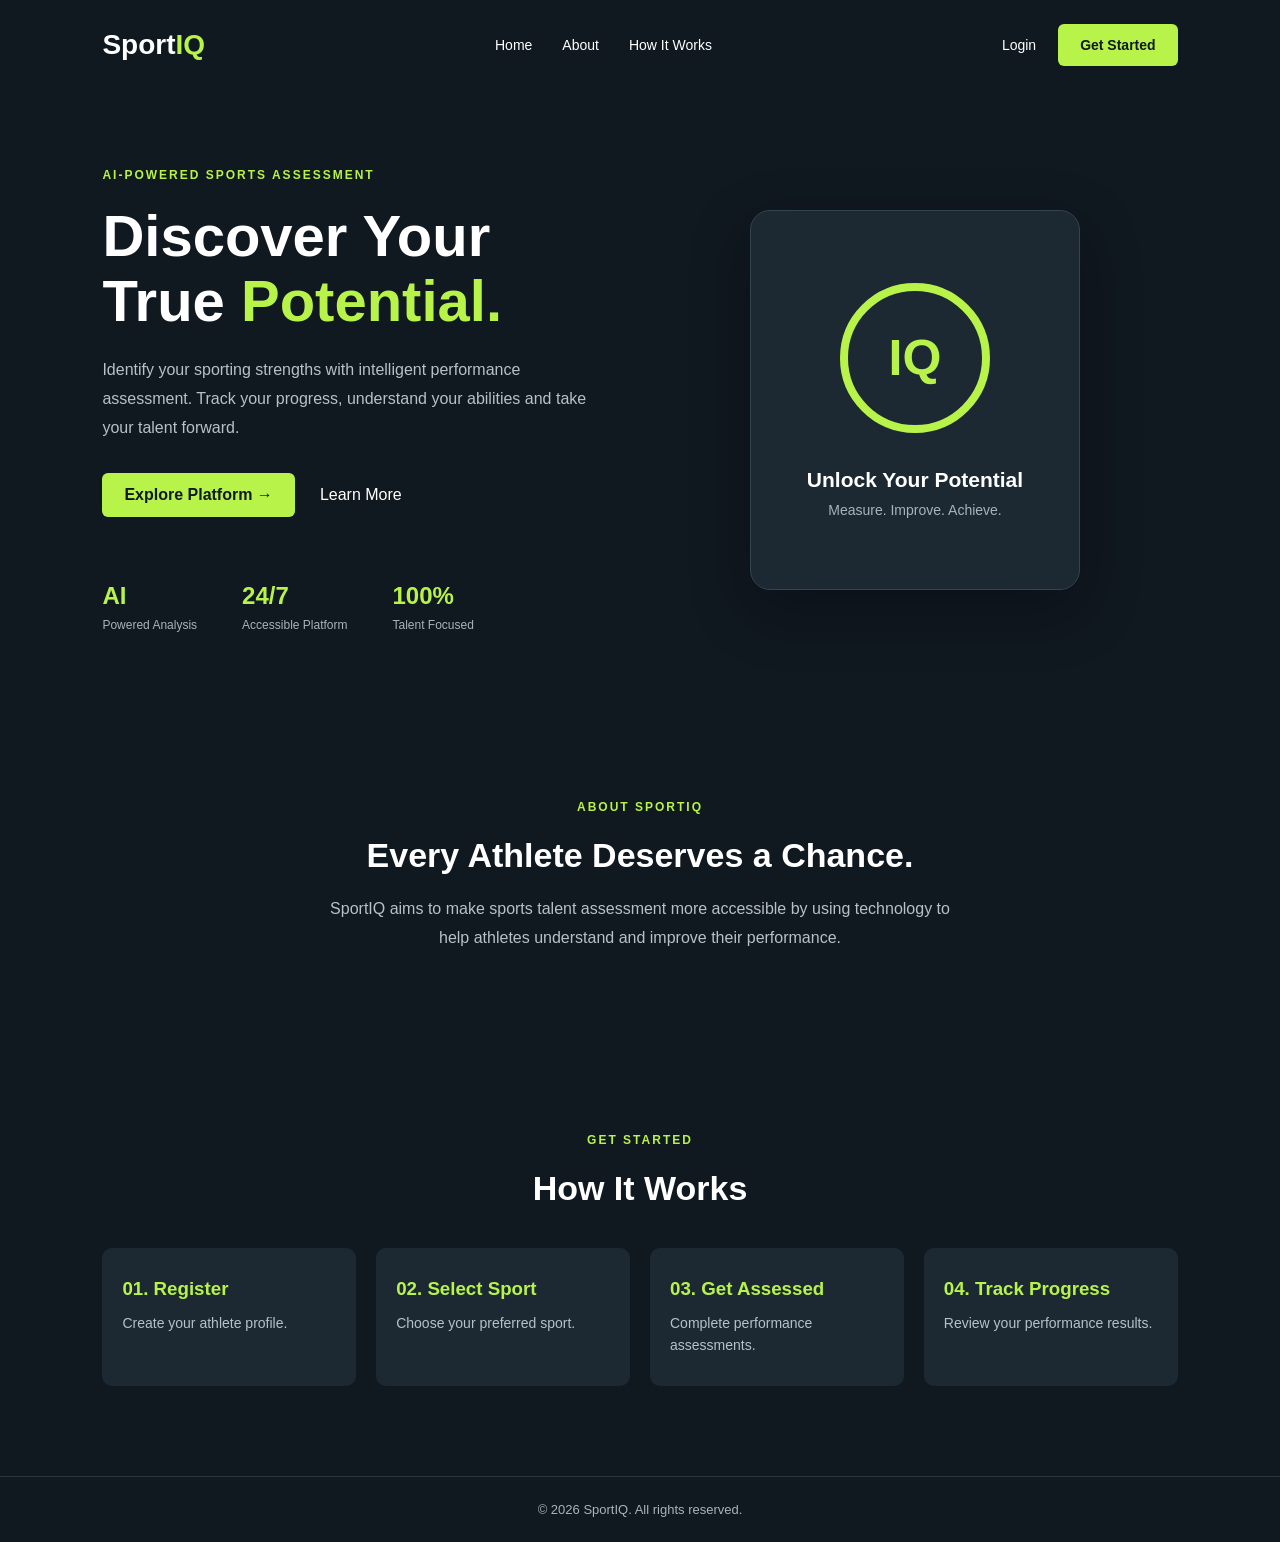
<file: frontend/index.html>
<!DOCTYPE html>
<html lang="en">
<head>
    <meta charset="UTF-8">
    <meta name="viewport" content="width=device-width, initial-scale=1.0">
    <title>SportIQ | Sports Talent Assessment</title>

    <!-- Connect CSS -->
    <link rel="stylesheet" href="css/style.css">
</head>

<body>

    <!-- Navbar -->
    <header class="navbar">
        <div class="logo">Sport<span>IQ</span></div>

        <nav>
            <a href="index.html">Home</a>
            <a href="#about">About</a>
            <a href="#how-it-works">How It Works</a>
        </nav>

        <div class="nav-buttons">
            <a href="login.html" class="login-btn">Login</a>
            <a href="register.html" class="register-btn">Get Started</a>
        </div>
    </header>

    <!-- Hero Section -->
    <section class="hero">

        <div class="hero-content">
            <p class="tagline">AI-POWERED SPORTS ASSESSMENT</p>

            <h1>
                Discover Your <br>
                True <span>Potential.</span>
            </h1>

            <p class="description">
                Identify your sporting strengths with intelligent
                performance assessment. Track your progress,
                understand your abilities and take your talent forward.
            </p>

            <div class="hero-buttons">
                <a href="register.html" class="primary-btn">
                    Explore Platform →
                </a>

                <a href="#how-it-works" class="secondary-btn">
                    Learn More
                </a>
            </div>

            <div class="stats">
                <div>
                    <h3>AI</h3>
                    <p>Powered Analysis</p>
                </div>

                <div>
                    <h3>24/7</h3>
                    <p>Accessible Platform</p>
                </div>

                <div>
                    <h3>100%</h3>
                    <p>Talent Focused</p>
                </div>
            </div>
        </div>

        <!-- Visual Card -->
        <div class="hero-visual">
            <div class="visual-card">
                <div class="circle">
                    <span>IQ</span>
                </div>

                <h2>Unlock Your Potential</h2>
                <p>Measure. Improve. Achieve.</p>
            </div>
        </div>

    </section>

    <!-- About Section -->
    <section class="about" id="about">
        <p class="tagline">ABOUT SPORTIQ</p>
        <h2>Every Athlete Deserves a Chance.</h2>
        <p>
            SportIQ aims to make sports talent assessment more
            accessible by using technology to help athletes
            understand and improve their performance.
        </p>
    </section>

    <!-- How It Works Section -->
    <section class="how-it-works" id="how-it-works">
        <p class="tagline">GET STARTED</p>
        <h2>How It Works</h2>

        <div class="steps">
            <div class="step">
                <h3>01. Register</h3>
                <p>Create your athlete profile.</p>
            </div>

            <div class="step">
                <h3>02. Select Sport</h3>
                <p>Choose your preferred sport.</p>
            </div>

            <div class="step">
                <h3>03. Get Assessed</h3>
                <p>Complete performance assessments.</p>
            </div>

            <div class="step">
                <h3>04. Track Progress</h3>
                <p>Review your performance results.</p>
            </div>
        </div>
    </section>

    <!-- Footer -->
    <footer>
        <p>© 2026 SportIQ. All rights reserved.</p>
    </footer>

</body>
</html>
</file>
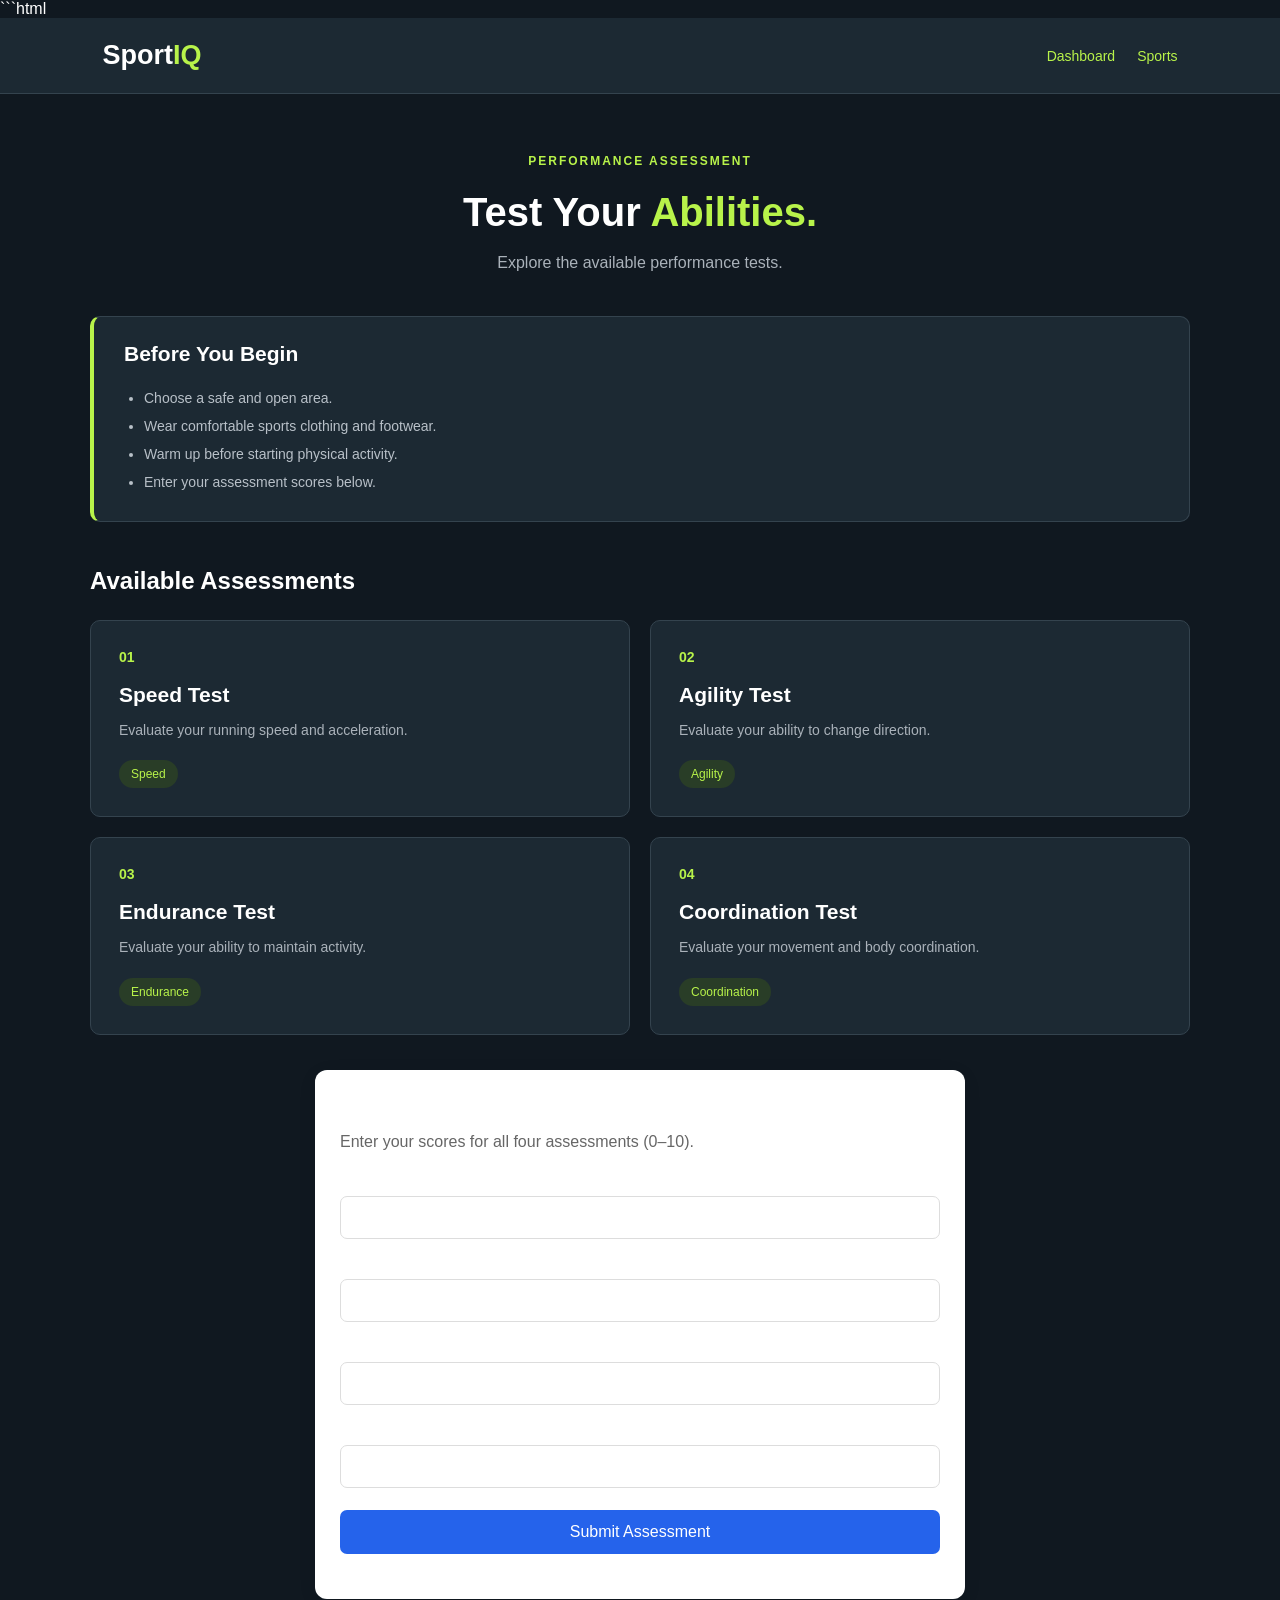
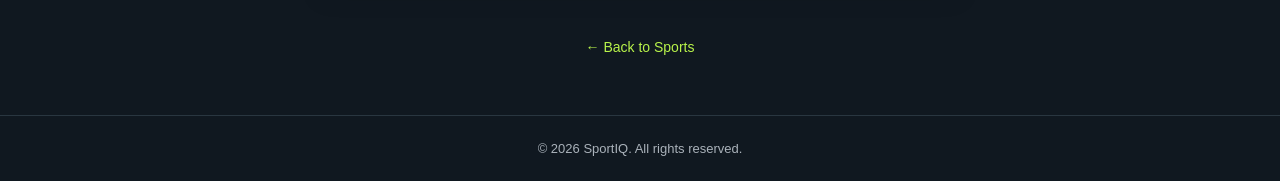
<file: frontend/assessment.html>
```html
<!DOCTYPE html>
<html lang="en">
<head>
    <meta charset="UTF-8">
    <meta name="viewport" content="width=device-width, initial-scale=1.0">
    <title>Sports Assessment | SportIQ</title>
    <link rel="stylesheet" href="css/style.css">

    <style>
        .result-form {
            max-width: 650px;
            margin: 35px auto;
            padding: 25px;
            background: #fff;
            border-radius: 12px;
            box-shadow: 0 4px 20px rgba(0,0,0,0.06);
        }

        .result-form h2 {
            margin-bottom: 10px;
        }

        .result-form p {
            color: #666;
            margin-bottom: 20px;
        }

        .result-form label {
            display: block;
            margin: 15px 0 7px;
            font-weight: 600;
        }

        .result-form input {
            width: 100%;
            padding: 12px;
            border: 1px solid #ddd;
            border-radius: 7px;
            font-size: 15px;
            box-sizing: border-box;
        }

        .result-form button {
            width: 100%;
            margin-top: 22px;
            padding: 13px;
            border: none;
            border-radius: 7px;
            background: #2563eb;
            color: white;
            font-size: 16px;
            cursor: pointer;
        }

        #result-message {
            margin-top: 15px;
            font-weight: 600;
        }
    </style>
</head>

<body>

<header class="dashboard-navbar">
    <a href="index.html" class="dashboard-logo">
        Sport<span>IQ</span>
    </a>

    <div class="dashboard-user">
        <a href="athlete-dashboard.html">Dashboard</a>
        <a href="sports.html">Sports</a>
    </div>
</header>

<main class="assessment-container">

    <section class="assessment-heading">
        <p class="tagline">PERFORMANCE ASSESSMENT</p>
        <h1>Test Your <span>Abilities.</span></h1>
        <p id="sport-name">Explore the available performance tests.</p>
    </section>

    <section class="general-instructions">
        <h2>Before You Begin</h2>
        <ul>
            <li>Choose a safe and open area.</li>
            <li>Wear comfortable sports clothing and footwear.</li>
            <li>Warm up before starting physical activity.</li>
            <li>Enter your assessment scores below.</li>
        </ul>
    </section>

    <section class="test-section">
        <h2>Available Assessments</h2>

        <div class="test-grid">

            <div class="test-card">
                <div class="test-number">01</div>
                <h3>Speed Test</h3>
                <p>Evaluate your running speed and acceleration.</p>
                <span class="test-category">Speed</span>
            </div>

            <div class="test-card">
                <div class="test-number">02</div>
                <h3>Agility Test</h3>
                <p>Evaluate your ability to change direction.</p>
                <span class="test-category">Agility</span>
            </div>

            <div class="test-card">
                <div class="test-number">03</div>
                <h3>Endurance Test</h3>
                <p>Evaluate your ability to maintain activity.</p>
                <span class="test-category">Endurance</span>
            </div>

            <div class="test-card">
                <div class="test-number">04</div>
                <h3>Coordination Test</h3>
                <p>Evaluate your movement and body coordination.</p>
                <span class="test-category">Coordination</span>
            </div>

        </div>
    </section>

    <!-- Assessment Result Form -->
    <section class="result-form">

        <h2>Submit Your Results</h2>
        <p>Enter your scores for all four assessments (0–10).</p>

        <form id="assessmentForm">

            <label for="speed">Speed Score</label>
            <input type="number" id="speed" min="0" max="10"
                   step="0.1" required>

            <label for="agility">Agility Score</label>
            <input type="number" id="agility" min="0" max="10"
                   step="0.1" required>

            <label for="endurance">Endurance Score</label>
            <input type="number" id="endurance" min="0" max="10"
                   step="0.1" required>

            <label for="coordination">Coordination Score</label>
            <input type="number" id="coordination" min="0" max="10"
                   step="0.1" required>

            <button type="submit" id="submitBtn">
                Submit Assessment
            </button>

            <p id="result-message"></p>

        </form>
    </section>

    <div class="assessment-back">
        <a href="sports.html">← Back to Sports</a>
    </div>

</main>

<footer>
    <p>© 2026 SportIQ. All rights reserved.</p>
</footer>

<script>
    const params = new URLSearchParams(window.location.search);
    const selectedSport = params.get("sport");

    if (selectedSport) {
        document.getElementById("sport-name").textContent =
            "You selected " +
            selectedSport.charAt(0).toUpperCase() +
            selectedSport.slice(1) +
            ". Enter your assessment results below.";
    }

    const form = document.getElementById("assessmentForm");

    form.addEventListener("submit", async function(e) {
        e.preventDefault();

        const token = localStorage.getItem("token");
        const message = document.getElementById("result-message");
        const submitBtn = document.getElementById("submitBtn");

        if (!token) {
            message.textContent = "Please login first.";
            return;
        }

        const results = {
            speed: Number(document.getElementById("speed").value),
            agility: Number(document.getElementById("agility").value),
            endurance: Number(document.getElementById("endurance").value),
            coordination: Number(document.getElementById("coordination").value)
        };

        if (Object.values(results).some(
            value => !Number.isFinite(value) || value < 0 || value > 10
        )) {
            message.textContent = "Please enter scores between 0 and 10.";
            return;
        }

        submitBtn.disabled = true;
        submitBtn.textContent = "Submitting...";

        try {
            const response = await fetch(
                "http://localhost:5000/api/assessments/submit",
                {
                    method: "POST",
                    headers: {
                        "Content-Type": "application/json",
                        "Authorization": "Bearer " + token
                    },
                    body: JSON.stringify(results)
                }
            );

            const data = await response.json();

            if (response.ok) {
                message.style.color = "green";
                message.textContent =
                    "Assessment submitted successfully!";
                form.reset();
            } else {
                message.style.color = "red";
                message.textContent = data.message;
            }

        } catch (error) {
            message.style.color = "red";
            message.textContent = "Unable to connect to server.";
            console.error(error);
        }

        submitBtn.disabled = false;
        submitBtn.textContent = "Submit Assessment";
    });
</script>

</body>
</html>
</file>
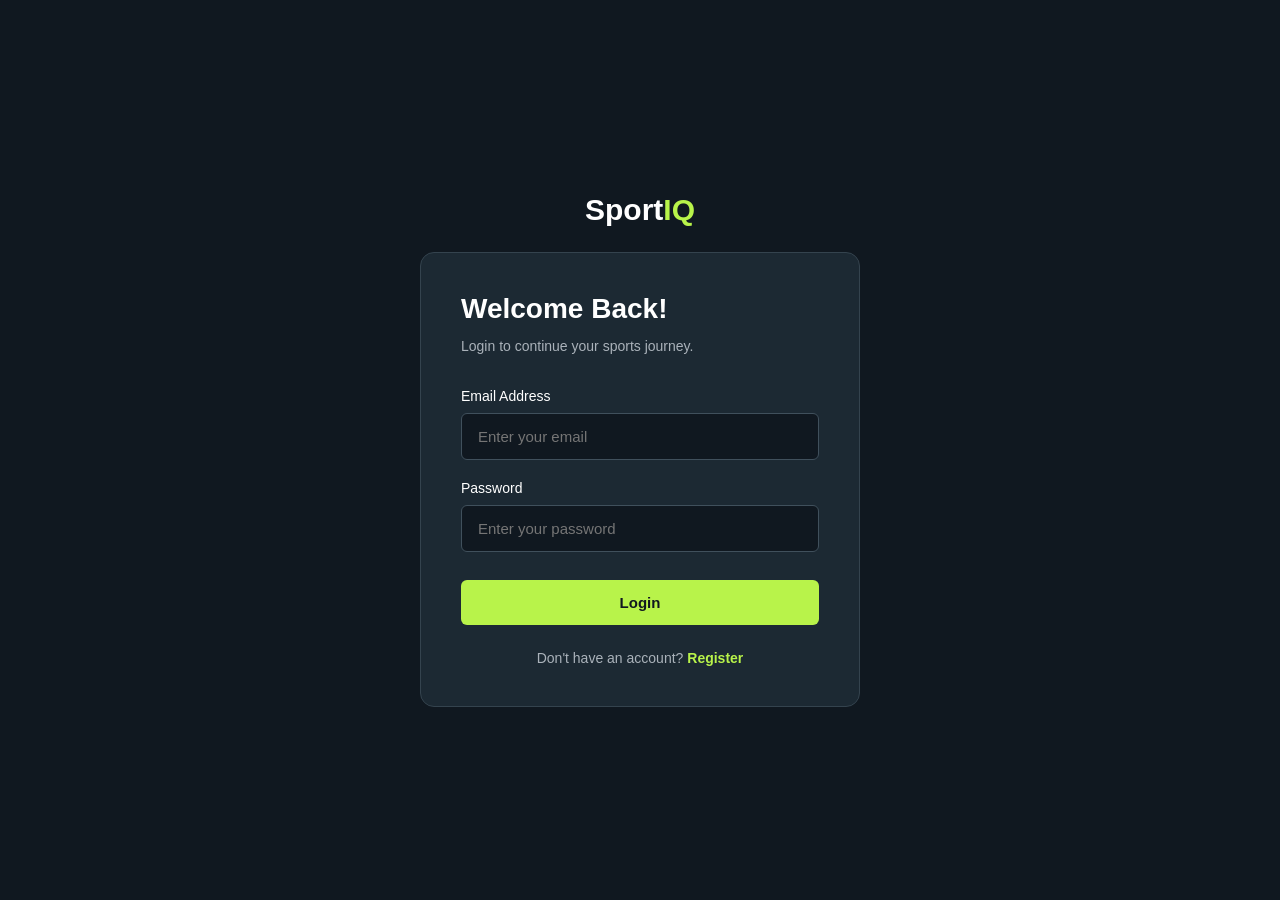
<file: frontend/athlete-dashboard.html>
<!DOCTYPE html>
<html lang="en">
<head>
    <meta charset="UTF-8">
    <meta name="viewport" content="width=device-width, initial-scale=1.0">
    <title>Athlete Dashboard | SportIQ</title>
    <link rel="stylesheet" href="css/style.css">

    <style>
        .result-row {
            display: flex;
            justify-content: space-between;
            align-items: center;
            padding: 13px 0;
            border-bottom: 1px solid #eee;
        }

        .result-score {
            font-weight: bold;
            color: #2563eb;
        }

        #history-message {
            color: #666;
            margin: 15px 0;
        }

        .logout-btn {
            cursor: pointer;
            background: none;
            border: none;
            font: inherit;
            color: inherit;
        }
    </style>
</head>

<body>

<header class="dashboard-navbar">
    <a href="index.html" class="dashboard-logo">
        Sport<span>IQ</span>
    </a>

    <div class="dashboard-user">
        <span id="nav-name">Welcome, Athlete!</span>
        <button class="logout-btn" onclick="logout()">Logout</button>
    </div>
</header>

<main class="dashboard-container">

    <!-- Welcome -->
    <section class="dashboard-welcome">
        <div>
            <p class="tagline">ATHLETE DASHBOARD</p>
            <h1>Welcome Back, <span id="welcome-name">Champion!</span></h1>
            <p>Track your performance and discover your sporting potential.</p>
        </div>

        <a href="sports.html" class="primary-btn">
            Start Assessment →
        </a>
    </section>

    <!-- Stats -->
    <section class="dashboard-stats">

        <div class="dashboard-stat-card">
            <p>Total Assessments</p>
            <h2 id="total-assessments">0</h2>
            <span>Assessments completed</span>
        </div>

        <div class="dashboard-stat-card">
            <p>Selected Sport</p>
            <h2 id="selected-sport">Not Selected</h2>
            <span>Your chosen sport</span>
        </div>

        <div class="dashboard-stat-card">
            <p>Average Score</p>
            <h2 id="average-score">--<span>/10</span></h2>
            <span>Average of submitted scores</span>
        </div>

    </section>

    <!-- Main Content -->
    <section class="dashboard-grid">

        <!-- Profile -->
        <div class="dashboard-panel profile-panel">

            <h2>My Profile</h2>

            <div class="profile-avatar" id="profile-avatar">A</div>

            <h3 id="profile-name">Loading...</h3>
            <p class="muted-text">Sports Enthusiast</p>

            <div class="profile-details">
                <p><strong>Email:</strong> <span id="profile-email">Loading...</span></p>
                <p><strong>Sport:</strong> <span id="profile-sport">Not Selected</span></p>
            </div>

            <a href="sports.html" class="panel-link">View Sports →</a>

        </div>

        <!-- Assessment History -->
        <div class="dashboard-panel">

            <h2>My Assessments</h2>

            <p class="muted-text">
                Your previously submitted assessment results.
            </p>

            <div id="assessment-history">
                <p id="history-message">Loading your results...</p>
            </div>

            <a href="sports.html" class="panel-link">
                Take New Assessment →
            </a>

        </div>

    </section>

    <!-- Quick Links -->
    <section class="quick-links">

        <h2>Explore SportIQ</h2>

        <div class="quick-link-grid">

            <a href="sports.html" class="quick-link-card">
                <h3>Choose Your Sport</h3>
                <p>Explore available sports.</p>
                <span>Explore →</span>
            </a>

            <a href="assessment.html" class="quick-link-card">
                <h3>Take Assessment</h3>
                <p>Test your sporting abilities.</p>
                <span>Start →</span>
            </a>

            <a href="index.html" class="quick-link-card">
                <h3>About SportIQ</h3>
                <p>Learn more about our platform.</p>
                <span>Discover →</span>
            </a>

        </div>

    </section>

</main>

<footer>
    <p>© 2026 SportIQ. All rights reserved.</p>
</footer>

<script>

const API_URL = "http://localhost:5000/api";

async function loadDashboard() {

    const token = localStorage.getItem("token");

    if (!token) {
        alert("Please login first.");
        window.location.href = "login.html";
        return;
    }

    const headers = {
        "Authorization": "Bearer " + token
    };

    try {

        // Get student information
        const userData = JSON.parse(localStorage.getItem("user") || "{}");

        document.getElementById("nav-name").textContent =
            "Welcome, " + (userData.fullName || "Athlete");

        document.getElementById("welcome-name").textContent =
            userData.fullName || "Champion";

        document.getElementById("profile-name").textContent =
            userData.fullName || "Athlete";

        document.getElementById("profile-email").textContent =
            userData.email || "Not available";

        document.getElementById("profile-avatar").textContent =
            (userData.fullName || "A").charAt(0).toUpperCase();

        // Get previous assessment results
        const response = await fetch(
            `${API_URL}/assessments/my-results`,
            { headers }
        );

        const data = await response.json();

        if (!response.ok) {
            throw new Error(data.message || "Unable to load results");
        }

        const assessments = data.assessments || [];

        document.getElementById("total-assessments").textContent =
            assessments.length;

        const sport = assessments.length
            ? assessments[0].sport
            : "Not Selected";

        document.getElementById("selected-sport").textContent =
            sport.charAt(0).toUpperCase() + sport.slice(1);

        document.getElementById("profile-sport").textContent =
            sport.charAt(0).toUpperCase() + sport.slice(1);

        const history = document.getElementById("assessment-history");

        if (assessments.length === 0) {
            history.innerHTML =
                "<p>No assessments submitted yet. Start your first assessment!</p>";

            document.getElementById("average-score").innerHTML =
                "--<span>/10</span>";

            return;
        }

        // Calculate average score
        let total = 0;
        let count = 0;

        assessments.forEach(item => {
            total += item.speed + item.agility +
                     item.endurance + item.coordination;
            count += 4;
        });

        const average = (total / count).toFixed(1);

        document.getElementById("average-score").innerHTML =
            average + "<span>/10</span>";

        // Display assessment history
        history.innerHTML = "";

        assessments.forEach((item, index) => {

            const date = new Date(item.createdAt).toLocaleDateString("en-IN");

            const card = document.createElement("div");
            card.className = "assessment-item";

            card.innerHTML = `
                <div style="width:100%">
                    <h3>Assessment ${assessments.length - index}</h3>
                    <p>${date} | ${item.sport}</p>

                    <div class="result-row">
                        <span>Speed</span>
                        <span class="result-score">${item.speed}/10</span>
                    </div>

                    <div class="result-row">
                        <span>Agility</span>
                        <span class="result-score">${item.agility}/10</span>
                    </div>

                    <div class="result-row">
                        <span>Endurance</span>
                        <span class="result-score">${item.endurance}/10</span>
                    </div>

                    <div class="result-row">
                        <span>Coordination</span>
                        <span class="result-score">${item.coordination}/10</span>
                    </div>
                </div>
            `;

            history.appendChild(card);

        });

    } catch (error) {

        console.error(error);

        document.getElementById("history-message").textContent =
            error.message;

    }
}

// Logout
function logout() {
    localStorage.removeItem("token");
    localStorage.removeItem("user");
    window.location.href = "login.html";
}

loadDashboard();

</script>

</body>
</html>
</file>
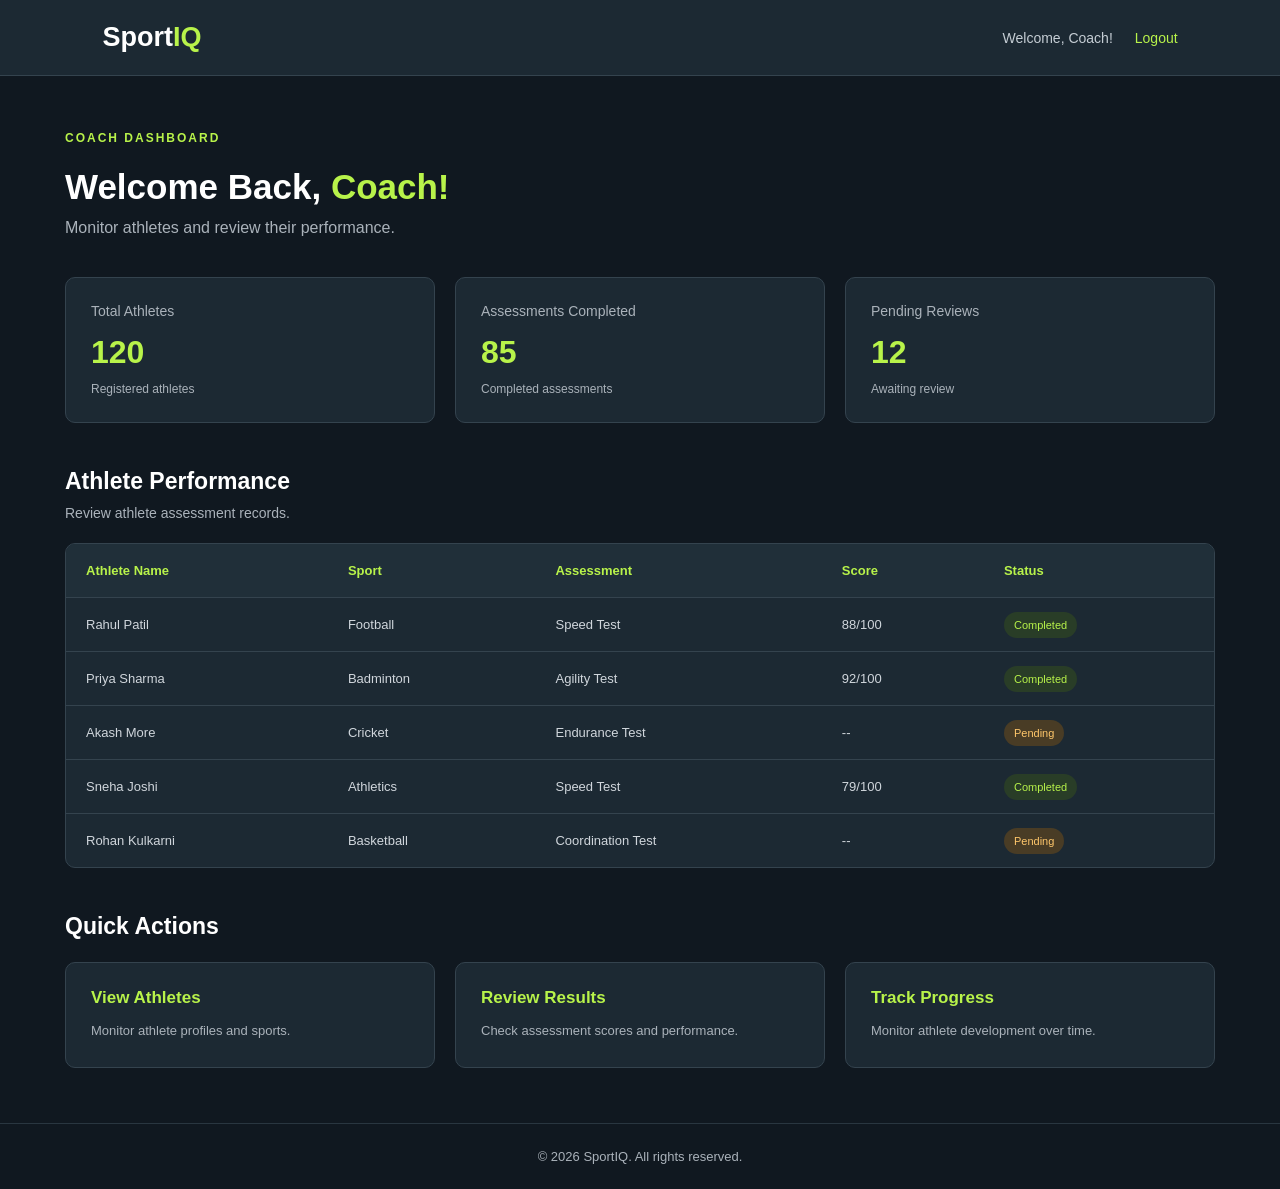
<file: frontend/coach-dashboard.html>
<!DOCTYPE html>
<html lang="en">
<head>
    <meta charset="UTF-8">
    <meta name="viewport" content="width=device-width, initial-scale=1.0">
    <title>Coach Dashboard | SportIQ</title>
    <link rel="stylesheet" href="css/style.css">
</head>

<body>

    <header class="dashboard-navbar">
        <a href="index.html" class="dashboard-logo">
            Sport<span>IQ</span>
        </a>

        <div class="dashboard-user">
            <span>Welcome, Coach!</span>
            <a href="login.html">Logout</a>
        </div>
    </header>

    <main class="coach-container">

        <!-- Welcome Section -->
        <section class="coach-welcome">
            <div>
                <p class="tagline">COACH DASHBOARD</p>
                <h1>Welcome Back, <span>Coach!</span></h1>
                <p>Monitor athletes and review their performance.</p>
            </div>
        </section>

        <!-- Overview Cards -->
        <section class="coach-stats">

            <div class="coach-stat-card">
                <p>Total Athletes</p>
                <h2>120</h2>
                <span>Registered athletes</span>
            </div>

            <div class="coach-stat-card">
                <p>Assessments Completed</p>
                <h2>85</h2>
                <span>Completed assessments</span>
            </div>

            <div class="coach-stat-card">
                <p>Pending Reviews</p>
                <h2>12</h2>
                <span>Awaiting review</span>
            </div>

        </section>

        <!-- Athletes Table -->
        <section class="athletes-section">

            <div class="section-heading">
                <div>
                    <h2>Athlete Performance</h2>
                    <p>Review athlete assessment records.</p>
                </div>
            </div>

            <div class="table-wrapper">
                <table class="athletes-table">
                    <thead>
                        <tr>
                            <th>Athlete Name</th>
                            <th>Sport</th>
                            <th>Assessment</th>
                            <th>Score</th>
                            <th>Status</th>
                        </tr>
                    </thead>

                    <tbody>
                        <tr>
                            <td>Rahul Patil</td>
                            <td>Football</td>
                            <td>Speed Test</td>
                            <td>88/100</td>
                            <td><span class="coach-status completed">Completed</span></td>
                        </tr>

                        <tr>
                            <td>Priya Sharma</td>
                            <td>Badminton</td>
                            <td>Agility Test</td>
                            <td>92/100</td>
                            <td><span class="coach-status completed">Completed</span></td>
                        </tr>

                        <tr>
                            <td>Akash More</td>
                            <td>Cricket</td>
                            <td>Endurance Test</td>
                            <td>--</td>
                            <td><span class="coach-status pending">Pending</span></td>
                        </tr>

                        <tr>
                            <td>Sneha Joshi</td>
                            <td>Athletics</td>
                            <td>Speed Test</td>
                            <td>79/100</td>
                            <td><span class="coach-status completed">Completed</span></td>
                        </tr>

                        <tr>
                            <td>Rohan Kulkarni</td>
                            <td>Basketball</td>
                            <td>Coordination Test</td>
                            <td>--</td>
                            <td><span class="coach-status pending">Pending</span></td>
                        </tr>
                    </tbody>
                </table>
            </div>

        </section>

        <!-- Quick Actions -->
        <section class="coach-actions">
            <h2>Quick Actions</h2>

            <div class="coach-action-grid">

                <div class="coach-action-card">
                    <h3>View Athletes</h3>
                    <p>Monitor athlete profiles and sports.</p>
                </div>

                <div class="coach-action-card">
                    <h3>Review Results</h3>
                    <p>Check assessment scores and performance.</p>
                </div>

                <div class="coach-action-card">
                    <h3>Track Progress</h3>
                    <p>Monitor athlete development over time.</p>
                </div>

            </div>
        </section>

    </main>

    <footer>
        <p>© 2026 SportIQ. All rights reserved.</p>
    </footer>

</body>
</html>
</file>
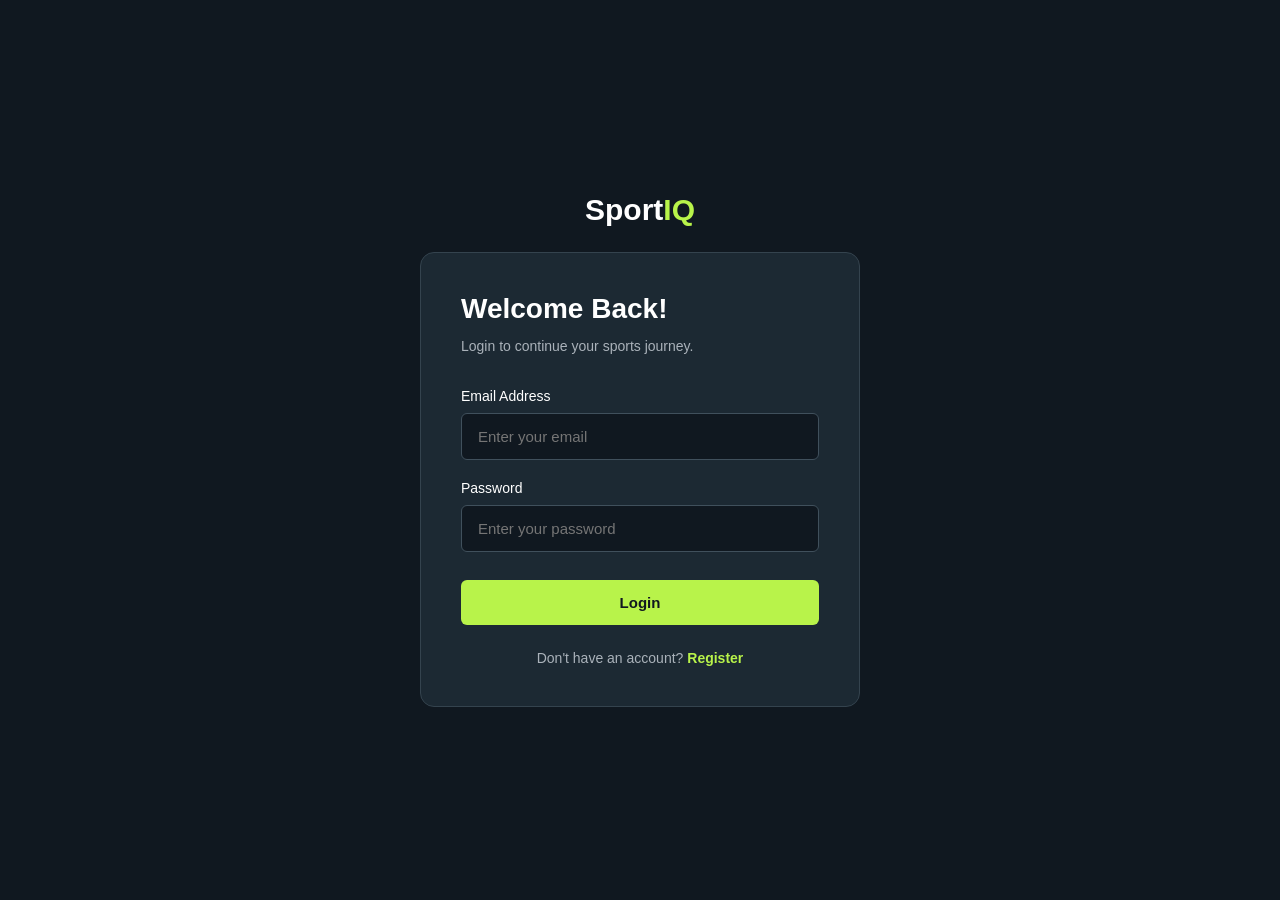
<file: frontend/login.html>
<!DOCTYPE html>
<html lang="en">
<head>
    <meta charset="UTF-8">
    <meta name="viewport" content="width=device-width, initial-scale=1.0">

    <title>Login | SportIQ</title>

    <link rel="stylesheet" href="css/style.css">

    <style>
        .auth-card input {
            display: block;
            width: 100%;
            max-width: 100%;
            min-width: 0;
            box-sizing: border-box;
            padding: 14px 16px;
            font-size: 15px;
        }

        .auth-card form {
            width: 100%;
        }

        .auth-card button {
            width: 100%;
            cursor: pointer;
        }
    </style>
</head>

<body>

    <div class="auth-container">

        <a href="index.html" class="auth-logo">
            Sport<span>IQ</span>
        </a>

        <div class="auth-card">

            <h1>Welcome Back!</h1>

            <p class="auth-subtitle">
                Login to continue your sports journey.
            </p>

            <form id="loginForm">

                <label for="email">Email Address</label>
                <input
                    type="email"
                    id="email"
                    name="email"
                    placeholder="Enter your email"
                    autocomplete="email"
                    required
                >

                <label for="password">Password</label>
                <input
                    type="password"
                    id="password"
                    name="password"
                    placeholder="Enter your password"
                    required
                >

                <button type="submit" class="auth-submit">
                    Login
                </button>

            </form>

            <p class="auth-switch">
                Don't have an account?
                <a href="register.html">Register</a>
            </p>

        </div>

    </div>

    <script src="js/auth.js"></script>

</body>
</html>
</file>
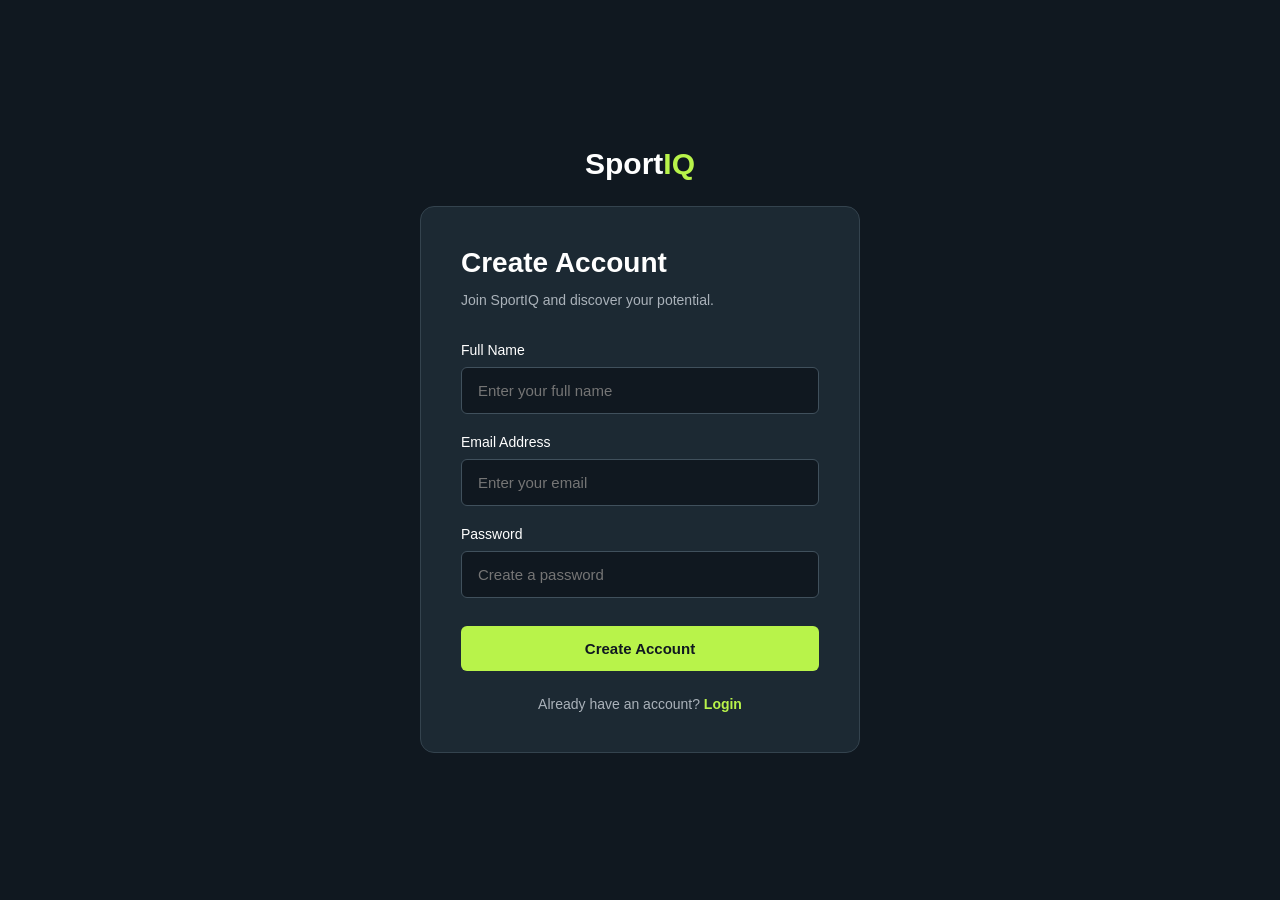
<file: frontend/register.html>
<!DOCTYPE html>
<html lang="en">
<head>
    <meta charset="UTF-8">
    <meta name="viewport" content="width=device-width, initial-scale=1.0">

    <title>Register | SportIQ</title>

    <link rel="stylesheet" href="css/style.css">

    <style>
        .auth-card input {
            display: block;
            width: 100%;
            max-width: 100%;
            min-width: 0;
            box-sizing: border-box;
            padding: 14px 16px;
            font-size: 15px;
        }

        .auth-card form {
            width: 100%;
        }

        .auth-card button {
            width: 100%;
            cursor: pointer;
        }
    </style>
</head>

<body>

    <div class="auth-container">

        <a href="index.html" class="auth-logo">
            Sport<span>IQ</span>
        </a>

        <div class="auth-card">

            <h1>Create Account</h1>

            <p class="auth-subtitle">
                Join SportIQ and discover your potential.
            </p>

            <form id="registerForm">

                <label for="fullName">Full Name</label>
                <input
                    type="text"
                    id="fullName"
                    name="fullName"
                    placeholder="Enter your full name"
                    required
                >

                <label for="email">Email Address</label>
                <input
                    type="email"
                    id="email"
                    name="email"
                    placeholder="Enter your email"
                    autocomplete="email"
                    required
                >

                <label for="password">Password</label>
                <input
                    type="password"
                    id="password"
                    name="password"
                    placeholder="Create a password"
                    required
                >

                <button type="submit" class="auth-submit">
                    Create Account
                </button>

            </form>

            <p class="auth-switch">
                Already have an account?
                <a href="login.html">Login</a>
            </p>

        </div>

    </div>

    <script src="js/auth.js"></script>

</body>
</html>
</file>
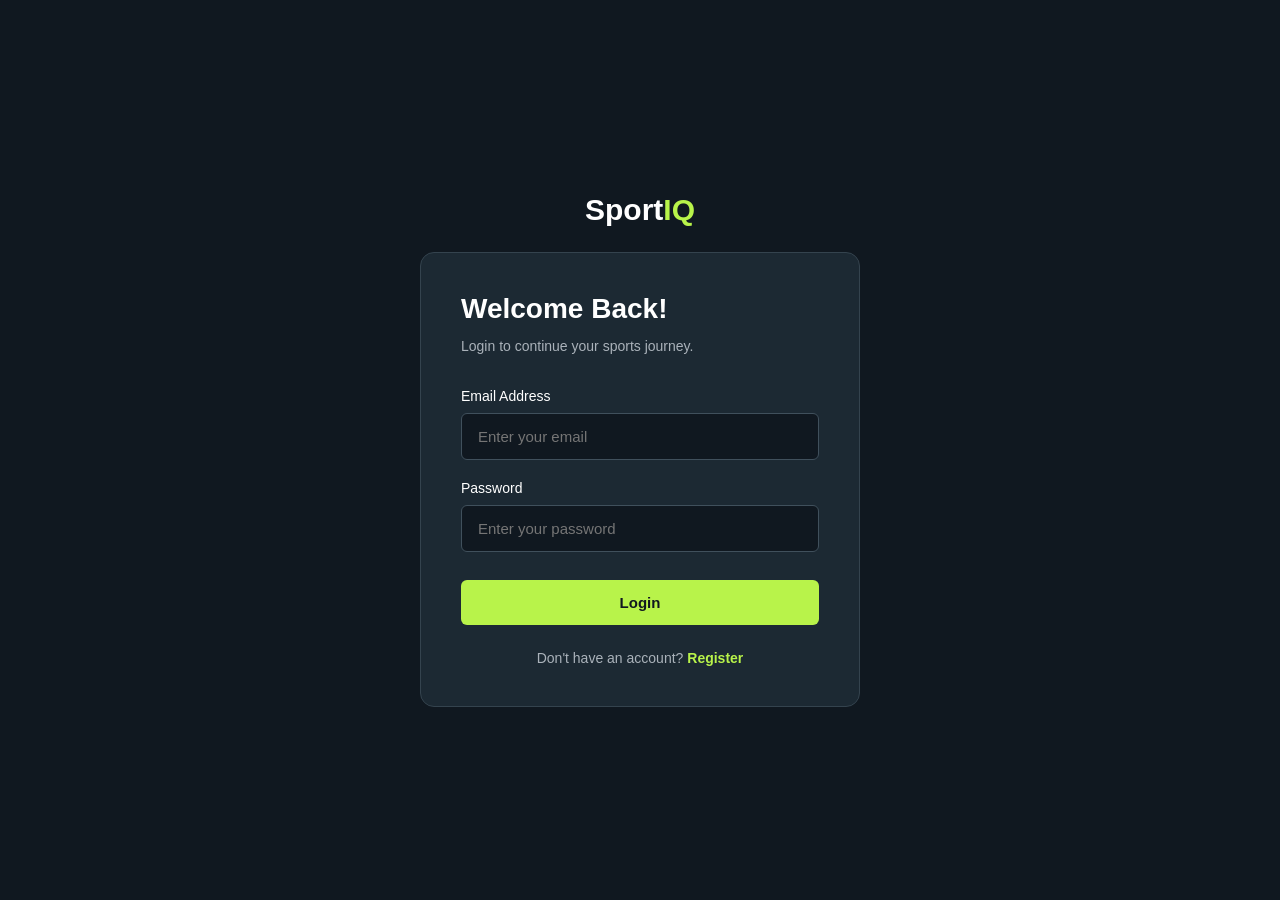
<file: frontend/sports.html>
<!DOCTYPE html>
<html lang="en">

<head>
    <meta charset="UTF-8">
    <meta name="viewport" content="width=device-width, initial-scale=1.0">

    <title>Select Sport | SportIQ</title>

    <link rel="stylesheet" href="css/style.css">
</head>

<body>

    <header class="dashboard-navbar">

        <a href="index.html" class="dashboard-logo">
            Sport<span>IQ</span>
        </a>

        <div class="dashboard-user">
            <a href="athlete-dashboard.html">Dashboard</a>
            <a href="#" id="logoutBtn">Logout</a>
        </div>

    </header>


    <main class="sports-container">

        <section class="sports-heading">

            <p class="tagline">EXPLORE YOUR POTENTIAL</p>

            <h1>Choose Your <span>Sport.</span></h1>

            <p>
                Select your preferred sport to explore its performance assessments.
            </p>

        </section>


        <section class="sports-grid">

            <div class="sport-card">
                <div class="sport-icon">⚽</div>
                <h2>Football</h2>
                <p>Test your speed, agility, endurance and coordination.</p>
                <button class="select-sport" data-sport="football">
                    Select Sport →
                </button>
            </div>

            <div class="sport-card">
                <div class="sport-icon">🏏</div>
                <h2>Cricket</h2>
                <p>Evaluate your agility, reaction time and movement.</p>
                <button class="select-sport" data-sport="cricket">
                    Select Sport →
                </button>
            </div>

            <div class="sport-card">
                <div class="sport-icon">🏀</div>
                <h2>Basketball</h2>
                <p>Explore your speed, coordination and agility.</p>
                <button class="select-sport" data-sport="basketball">
                    Select Sport →
                </button>
            </div>

            <div class="sport-card">
                <div class="sport-icon">🏃</div>
                <h2>Athletics</h2>
                <p>Measure your running speed and endurance.</p>
                <button class="select-sport" data-sport="athletics">
                    Select Sport →
                </button>
            </div>

            <div class="sport-card">
                <div class="sport-icon">🏸</div>
                <h2>Badminton</h2>
                <p>Assess your reaction time, footwork and agility.</p>
                <button class="select-sport" data-sport="badminton">
                    Select Sport →
                </button>
            </div>

            <div class="sport-card">
                <div class="sport-icon">🏐</div>
                <h2>Volleyball</h2>
                <p>Evaluate your jumping ability and coordination.</p>
                <button class="select-sport" data-sport="volleyball">
                    Select Sport →
                </button>
            </div>

        </section>


        <div class="sports-back">
            <a href="athlete-dashboard.html">← Back to Dashboard</a>
        </div>

    </main>


    <footer>
        <p>© 2026 SportIQ. All rights reserved.</p>
    </footer>


    <script>

        const API_URL = "http://localhost:5000/api/auth";

        // Check whether student is logged in
        const token = localStorage.getItem("token");

        if (!token) {
            alert("Please login first.");
            window.location.href = "login.html";
        }


        // Save selected sport
        const sportButtons = document.querySelectorAll(".select-sport");

        sportButtons.forEach(button => {

            button.addEventListener("click", async () => {

                const selectedSport = button.dataset.sport;

                try {

                    button.disabled = true;
                    button.textContent = "Saving...";

                    const response = await fetch(`${API_URL}/select-sport`, {

                        method: "PUT",

                        headers: {
                            "Content-Type": "application/json",
                            "Authorization": `Bearer ${token}`
                        },

                        body: JSON.stringify({
                            sport: selectedSport
                        })

                    });

                    const data = await response.json();

                    if (response.ok) {

                        alert("Sport selected successfully!");

                        window.location.href =
                            `assessment.html?sport=${selectedSport}`;

                    } else {

                        alert(data.message || "Unable to select sport.");

                        button.disabled = false;
                        button.textContent = "Select Sport →";

                    }

                } catch (error) {

                    alert("Unable to connect to server.");

                    console.error(error);

                    button.disabled = false;
                    button.textContent = "Select Sport →";

                }

            });

        });


        // Logout
        document.getElementById("logoutBtn").addEventListener("click", () => {

            localStorage.removeItem("token");
            localStorage.removeItem("user");

            window.location.href = "login.html";

        });

    </script>

</body>
</html>
</file>
<file: frontend/css/style.css>
* {
    margin: 0;
    padding: 0;
    box-sizing: border-box;
}

html {
    scroll-behavior: smooth;
}

body {
    font-family: Arial, sans-serif;
    background: #101820;
    color: #ffffff;
}

/* Navbar */
.navbar {
    display: flex;
    justify-content: space-between;
    align-items: center;
    padding: 24px 8%;
}

.logo {
    font-size: 28px;
    font-weight: bold;
}

.logo span {
    color: #b8f34a;
}

nav {
    display: flex;
    gap: 30px;
}

nav a,
.nav-buttons a {
    color: white;
    text-decoration: none;
    font-size: 14px;
}

nav a:hover,
.login-btn:hover {
    color: #b8f34a;
}

.nav-buttons {
    display: flex;
    align-items: center;
    gap: 22px;
}

.register-btn,
.primary-btn {
    background: #b8f34a;
    color: #101820 !important;
    padding: 13px 22px;
    border-radius: 6px;
    font-weight: bold;
}

/* Hero */
.hero {
    min-height: 620px;
    display: flex;
    align-items: center;
    justify-content: space-between;
    padding: 60px 8%;
    gap: 50px;
}

.hero-content {
    max-width: 600px;
}

.tagline {
    color: #b8f34a;
    font-size: 12px;
    font-weight: bold;
    letter-spacing: 2px;
    margin-bottom: 22px;
}

.hero h1 {
    font-size: 58px;
    line-height: 1.12;
    margin-bottom: 22px;
}

.hero h1 span {
    color: #b8f34a;
}

.description {
    color: #b8c0c8;
    font-size: 16px;
    line-height: 1.8;
    max-width: 500px;
    margin-bottom: 30px;
}

.hero-buttons {
    display: flex;
    align-items: center;
    gap: 25px;
}

.primary-btn,
.secondary-btn {
    text-decoration: none;
}

.secondary-btn {
    color: white;
}

.primary-btn:hover,
.register-btn:hover {
    background: white;
}

/* Stats */
.stats {
    display: flex;
    gap: 45px;
    margin-top: 65px;
}

.stats h3 {
    color: #b8f34a;
    font-size: 24px;
    margin-bottom: 8px;
}

.stats p {
    color: #aab2ba;
    font-size: 12px;
}

/* Hero Visual */
.hero-visual {
    display: flex;
    justify-content: center;
    align-items: center;
    flex: 1;
}

.visual-card {
    width: 330px;
    height: 380px;
    background: #1c2933;
    border: 1px solid #34434e;
    border-radius: 20px;
    display: flex;
    flex-direction: column;
    justify-content: center;
    align-items: center;
    text-align: center;
    box-shadow: 0 20px 60px rgba(0, 0, 0, 0.3);
}

.circle {
    width: 150px;
    height: 150px;
    border: 8px solid #b8f34a;
    border-radius: 50%;
    display: flex;
    justify-content: center;
    align-items: center;
    margin-bottom: 35px;
}

.circle span {
    font-size: 50px;
    font-weight: bold;
    color: #b8f34a;
}

.visual-card h2 {
    font-size: 21px;
    margin-bottom: 10px;
}

.visual-card p {
    color: #aab2ba;
    font-size: 14px;
}

/* About */
.about,
.how-it-works {
    padding: 90px 8%;
    text-align: center;
}

.about h2,
.how-it-works h2 {
    font-size: 34px;
    margin-bottom: 20px;
}

.about > p:last-child {
    color: #b8c0c8;
    line-height: 1.8;
    max-width: 650px;
    margin: auto;
}

/* How It Works */
.steps {
    display: grid;
    grid-template-columns: repeat(4, 1fr);
    gap: 20px;
    margin-top: 40px;
}

.step {
    background: #1c2933;
    padding: 30px 20px;
    border-radius: 10px;
    text-align: left;
}

.step h3 {
    color: #b8f34a;
    margin-bottom: 12px;
}

.step p {
    color: #b8c0c8;
    line-height: 1.6;
    font-size: 14px;
}

/* Footer */
footer {
    padding: 25px;
    text-align: center;
    color: #aab2ba;
    border-top: 1px solid #293640;
    font-size: 13px;
}

/* Mobile Responsive */
@media (max-width: 768px) {

    .navbar {
        padding: 20px 6%;
        flex-wrap: wrap;
        gap: 20px;
    }

    nav {
        display: none;
    }

    .nav-buttons {
        gap: 15px;
    }

    .hero {
        flex-direction: column;
        padding: 50px 6%;
        text-align: center;
    }

    .hero h1 {
        font-size: 42px;
    }

    .description {
        margin-left: auto;
        margin-right: auto;
    }

    .hero-buttons {
        justify-content: center;
        flex-wrap: wrap;
    }

    .stats {
        justify-content: center;
        gap: 20px;
        flex-wrap: wrap;
    }

    .hero-visual {
        width: 100%;
    }

    .visual-card {
        width: 100%;
        max-width: 330px;
    }

    .steps {
        grid-template-columns: 1fr;
    }

    .about h2,
    .how-it-works h2 {
        font-size: 28px;
    }
}


/* Login and Register Pages */

.auth-container {
    min-height: 100vh;
    display: flex;
    flex-direction: column;
    align-items: center;
    justify-content: center;
    padding: 30px 20px;
}

.auth-logo {
    color: white;
    font-size: 30px;
    font-weight: bold;
    text-decoration: none;
    margin-bottom: 25px;
}

.auth-logo span {
    color: #b8f34a;
}

.auth-card {
    width: 100%;
    max-width: 440px;
    background: #1c2933;
    padding: 40px;
    border: 1px solid #34434e;
    border-radius: 14px;
}

.auth-card h1 {
    font-size: 28px;
    margin-bottom: 10px;
}

.auth-subtitle {
    color: #aab2ba;
    font-size: 14px;
    margin-bottom: 30px;
    line-height: 1.6;
}

.auth-card label {
    display: block;
    margin-bottom: 9px;
    margin-top: 20px;
    font-size: 14px;
}

.auth-card input,
.auth-card select {
    display: block;
    width: 100%;
    min-width: 0;
    box-sizing: border-box;
    padding: 14px 16px;
    border: 1px solid #40505c;
    border-radius: 6px;
    background: #101820;
    color: white;
    outline: none;
    font-size: 15px;
}

.auth-card input:focus,
.auth-card select:focus {
    border-color: #b8f34a;
}

.auth-submit {
    width: 100%;
    padding: 14px;
    margin-top: 28px;
    background: #b8f34a;
    color: #101820;
    border: none;
    border-radius: 6px;
    font-size: 15px;
    font-weight: bold;
    cursor: pointer;
}

.auth-submit:hover {
    background: white;
}

.auth-switch {
    text-align: center;
    margin-top: 25px;
    color: #aab2ba;
    font-size: 14px;
}

.auth-switch a {
    color: #b8f34a;
    text-decoration: none;
    font-weight: bold;
}

@media (max-width: 480px) {
    .auth-card {
        padding: 25px 20px;
    }
}

/* Athlete Dashboard */

.dashboard-navbar {
    display: flex;
    justify-content: space-between;
    align-items: center;
    padding: 22px 8%;
    background: #1c2933;
    border-bottom: 1px solid #34434e;
}

.dashboard-logo {
    color: white;
    font-size: 27px;
    font-weight: bold;
    text-decoration: none;
}

.dashboard-logo span {
    color: #b8f34a;
}

.dashboard-user {
    display: flex;
    align-items: center;
    gap: 22px;
    color: #c5cdd4;
    font-size: 14px;
}

.dashboard-user a {
    color: #b8f34a;
    text-decoration: none;
}

.dashboard-container {
    max-width: 1200px;
    margin: auto;
    padding: 55px 25px;
}

.dashboard-welcome {
    display: flex;
    justify-content: space-between;
    align-items: center;
    gap: 25px;
    margin-bottom: 45px;
}

.dashboard-welcome h1 {
    font-size: 35px;
    margin-bottom: 12px;
}

.dashboard-welcome h1 span {
    color: #b8f34a;
}

.dashboard-welcome p:not(.tagline) {
    color: #aab2ba;
    line-height: 1.6;
}

.dashboard-stats {
    display: grid;
    grid-template-columns: repeat(3, 1fr);
    gap: 20px;
    margin-bottom: 30px;
}

.dashboard-stat-card,
.dashboard-panel,
.quick-link-card {
    background: #1c2933;
    border: 1px solid #34434e;
    border-radius: 10px;
    padding: 25px;
}

.dashboard-stat-card > p {
    color: #aab2ba;
    font-size: 14px;
}

.dashboard-stat-card h2 {
    font-size: 30px;
    margin: 15px 0 8px;
    color: #b8f34a;
}

.dashboard-stat-card h2 span {
    font-size: 16px;
    color: #aab2ba;
}

.dashboard-stat-card > span {
    font-size: 12px;
    color: #aab2ba;
}

.dashboard-grid {
    display: grid;
    grid-template-columns: 0.8fr 1.2fr;
    gap: 20px;
}

.dashboard-panel h2,
.quick-links h2 {
    font-size: 22px;
    margin-bottom: 22px;
}

.profile-panel {
    text-align: center;
}

.profile-avatar {
    width: 75px;
    height: 75px;
    border-radius: 50%;
    background: #b8f34a;
    color: #101820;
    font-size: 32px;
    font-weight: bold;
    display: flex;
    justify-content: center;
    align-items: center;
    margin: 20px auto 15px;
}

.profile-panel h3 {
    margin-bottom: 7px;
}

.muted-text {
    color: #aab2ba;
    font-size: 13px;
    line-height: 1.6;
}

.profile-details {
    text-align: left;
    margin: 25px 0;
    border-top: 1px solid #34434e;
    padding-top: 20px;
}

.profile-details p {
    font-size: 13px;
    color: #c5cdd4;
    margin-bottom: 15px;
    overflow-wrap: anywhere;
}

.assessment-item {
    display: flex;
    justify-content: space-between;
    align-items: center;
    gap: 12px;
    border-bottom: 1px solid #34434e;
    padding: 18px 0;
}

.assessment-item h3 {
    font-size: 15px;
    margin-bottom: 7px;
}

.assessment-item p {
    font-size: 12px;
    color: #aab2ba;
}

.status-completed,
.status-pending {
    font-size: 11px;
    padding: 7px 10px;
    border-radius: 20px;
    white-space: nowrap;
}

.status-completed {
    background: #293d27;
    color: #b8f34a;
}

.status-pending {
    background: #493c25;
    color: #ffc76b;
}

.panel-link {
    display: inline-block;
    color: #b8f34a;
    text-decoration: none;
    font-size: 13px;
    margin-top: 22px;
}

.quick-links {
    margin-top: 45px;
}

.quick-link-grid {
    display: grid;
    grid-template-columns: repeat(3, 1fr);
    gap: 20px;
}

.quick-link-card {
    text-decoration: none;
    color: white;
    transition: 0.2s;
}

.quick-link-card:hover {
    border-color: #b8f34a;
    transform: translateY(-3px);
}

.quick-link-card h3 {
    font-size: 17px;
    margin-bottom: 12px;
}

.quick-link-card p {
    color: #aab2ba;
    font-size: 13px;
    margin-bottom: 20px;
}

.quick-link-card span {
    color: #b8f34a;
    font-size: 13px;
}

/* Dashboard Responsive */

@media (max-width: 768px) {
    .dashboard-navbar {
        padding: 18px 6%;
    }

    .dashboard-container {
        padding: 35px 6%;
    }

    .dashboard-welcome {
        flex-direction: column;
        align-items: flex-start;
    }

    .dashboard-welcome h1 {
        font-size: 28px;
    }

    .dashboard-stats,
    .dashboard-grid,
    .quick-link-grid {
        grid-template-columns: 1fr;
    }

    .dashboard-user {
        gap: 10px;
        font-size: 12px;
    }

    .dashboard-user span {
        display: none;
    }
}

/* Sports Selection Page */

.sports-container {
    max-width: 1150px;
    margin: auto;
    padding: 65px 25px;
}

.sports-heading {
    text-align: center;
    margin-bottom: 45px;
}

.sports-heading h1 {
    font-size: 40px;
    margin-bottom: 15px;
}

.sports-heading h1 span {
    color: #b8f34a;
}

.sports-heading > p:last-child {
    color: #aab2ba;
    line-height: 1.6;
}

.sports-grid {
    display: grid;
    grid-template-columns: repeat(3, 1fr);
    gap: 22px;
}

.sport-card {
    background: #1c2933;
    border: 1px solid #34434e;
    border-radius: 12px;
    padding: 30px;
    transition: 0.2s;
}

.sport-card:hover {
    border-color: #b8f34a;
    transform: translateY(-4px);
}

.sport-icon {
    font-size: 38px;
    margin-bottom: 20px;
}

.sport-card h2 {
    font-size: 21px;
    margin-bottom: 12px;
}

.sport-card p {
    color: #aab2ba;
    font-size: 14px;
    line-height: 1.7;
    min-height: 48px;
    margin-bottom: 22px;
}

.sport-card a {
    color: #b8f34a;
    text-decoration: none;
    font-size: 14px;
    font-weight: bold;
}

.sport-card a:hover {
    color: white;
}

.sports-back {
    text-align: center;
    margin-top: 40px;
}

.sports-back a {
    color: #b8f34a;
    text-decoration: none;
    font-size: 14px;
}

/* Sports Page Responsive */

@media (max-width: 768px) {
    .sports-container {
        padding: 40px 6%;
    }

    .sports-heading h1 {
        font-size: 32px;
    }

    .sports-grid {
        grid-template-columns: repeat(2, 1fr);
        gap: 14px;
    }

    .sport-card {
        padding: 20px;
    }
}

@media (max-width: 480px) {
    .sports-grid {
        grid-template-columns: 1fr;
    }
}
 

/* Assessment Page */

.assessment-container {
    max-width: 1150px;
    margin: auto;
    padding: 60px 25px;
}

.assessment-heading {
    text-align: center;
    margin-bottom: 40px;
}

.assessment-heading h1 {
    font-size: 40px;
    margin-bottom: 15px;
}

.assessment-heading h1 span {
    color: #b8f34a;
}

.assessment-heading > p:last-child {
    color: #aab2ba;
    line-height: 1.6;
}

.general-instructions {
    background: #1c2933;
    border: 1px solid #34434e;
    border-left: 4px solid #b8f34a;
    border-radius: 10px;
    padding: 25px 30px;
    margin-bottom: 45px;
}

.general-instructions h2 {
    font-size: 21px;
    margin-bottom: 18px;
}

.general-instructions ul {
    padding-left: 20px;
    color: #b8c0c8;
    line-height: 2;
    font-size: 14px;
}

.test-section h2 {
    font-size: 24px;
    margin-bottom: 25px;
}

.test-grid {
    display: grid;
    grid-template-columns: repeat(2, 1fr);
    gap: 20px;
}

.test-card {
    background: #1c2933;
    border: 1px solid #34434e;
    border-radius: 10px;
    padding: 28px;
}

.test-number {
    color: #b8f34a;
    font-size: 14px;
    font-weight: bold;
    margin-bottom: 18px;
}

.test-card h3 {
    font-size: 21px;
    margin-bottom: 12px;
}

.test-card p {
    color: #aab2ba;
    font-size: 14px;
    line-height: 1.7;
    margin-bottom: 18px;
}

.test-category {
    display: inline-block;
    color: #b8f34a;
    background: #293d27;
    padding: 7px 12px;
    border-radius: 20px;
    font-size: 12px;
}

.test-card button,
.instruction-box button {
    display: block;
    margin-top: 22px;
    padding: 11px 16px;
    border: none;
    border-radius: 5px;
    background: #b8f34a;
    color: #101820;
    font-weight: bold;
    cursor: pointer;
}

.test-card button:hover,
.instruction-box button:hover {
    background: white;
}

.instruction-box {
    margin-top: 35px;
    padding: 28px;
    background: #1c2933;
    border: 1px solid #b8f34a;
    border-radius: 10px;
}

.instruction-box h2 {
    margin-bottom: 15px;
}

.instruction-box p {
    color: #c5cdd4;
    font-size: 14px;
    line-height: 1.8;
}

.instruction-box .demo-note {
    margin-top: 20px;
    color: #b8f34a;
}

.assessment-back {
    text-align: center;
    margin-top: 40px;
}

.assessment-back a {
    text-decoration: none;
    color: #b8f34a;
    font-size: 14px;
}

/* Assessment Responsive */

@media (max-width: 768px) {
    .assessment-container {
        padding: 40px 6%;
    }

    .assessment-heading h1 {
        font-size: 32px;
    }

    .test-grid {
        grid-template-columns: 1fr;
    }

    .general-instructions {
        padding: 22px;
    }
}


/* Coach Dashboard */

.coach-container {
    max-width: 1200px;
    margin: auto;
    padding: 55px 25px;
}

.coach-welcome {
    margin-bottom: 40px;
}

.coach-welcome h1 {
    font-size: 35px;
    margin-bottom: 12px;
}

.coach-welcome h1 span {
    color: #b8f34a;
}

.coach-welcome p:not(.tagline) {
    color: #aab2ba;
}

.coach-stats {
    display: grid;
    grid-template-columns: repeat(3, 1fr);
    gap: 20px;
    margin-bottom: 45px;
}

.coach-stat-card {
    background: #1c2933;
    border: 1px solid #34434e;
    border-radius: 10px;
    padding: 25px;
}

.coach-stat-card p {
    color: #aab2ba;
    font-size: 14px;
}

.coach-stat-card h2 {
    color: #b8f34a;
    font-size: 32px;
    margin: 15px 0 8px;
}

.coach-stat-card span {
    color: #aab2ba;
    font-size: 12px;
}

.athletes-section {
    margin-top: 35px;
}

.section-heading {
    margin-bottom: 22px;
}

.section-heading h2,
.coach-actions h2 {
    font-size: 23px;
    margin-bottom: 10px;
}

.section-heading p {
    color: #aab2ba;
    font-size: 14px;
}

.table-wrapper {
    width: 100%;
    overflow-x: auto;
    background: #1c2933;
    border: 1px solid #34434e;
    border-radius: 10px;
}

.athletes-table {
    width: 100%;
    border-collapse: collapse;
    min-width: 650px;
    text-align: left;
}

.athletes-table th,
.athletes-table td {
    padding: 19px 20px;
    border-bottom: 1px solid #34434e;
    font-size: 13px;
}

.athletes-table th {
    color: #b8f34a;
    background: #202f39;
}

.athletes-table td {
    color: #d0d6dc;
}

.athletes-table tbody tr:last-child td {
    border-bottom: none;
}

.coach-status {
    padding: 7px 10px;
    border-radius: 20px;
    font-size: 11px;
    white-space: nowrap;
}

.coach-status.completed {
    color: #b8f34a;
    background: #293d27;
}

.coach-status.pending {
    color: #ffc76b;
    background: #493c25;
}

.coach-actions {
    margin-top: 45px;
}

.coach-action-grid {
    display: grid;
    grid-template-columns: repeat(3, 1fr);
    gap: 20px;
    margin-top: 22px;
}

.coach-action-card {
    background: #1c2933;
    border: 1px solid #34434e;
    border-radius: 10px;
    padding: 25px;
}

.coach-action-card h3 {
    color: #b8f34a;
    margin-bottom: 12px;
    font-size: 17px;
}

.coach-action-card p {
    color: #aab2ba;
    font-size: 13px;
    line-height: 1.7;
}

/* Coach Dashboard Responsive */

@media (max-width: 768px) {
    .coach-container {
        padding: 35px 6%;
    }

    .coach-welcome h1 {
        font-size: 28px;
    }

    .coach-stats,
    .coach-action-grid {
        grid-template-columns: 1fr;
    }
}

.auth-card input {
    width: 100%;
    max-width: 100%;
    box-sizing: border-box;
}
</file>
